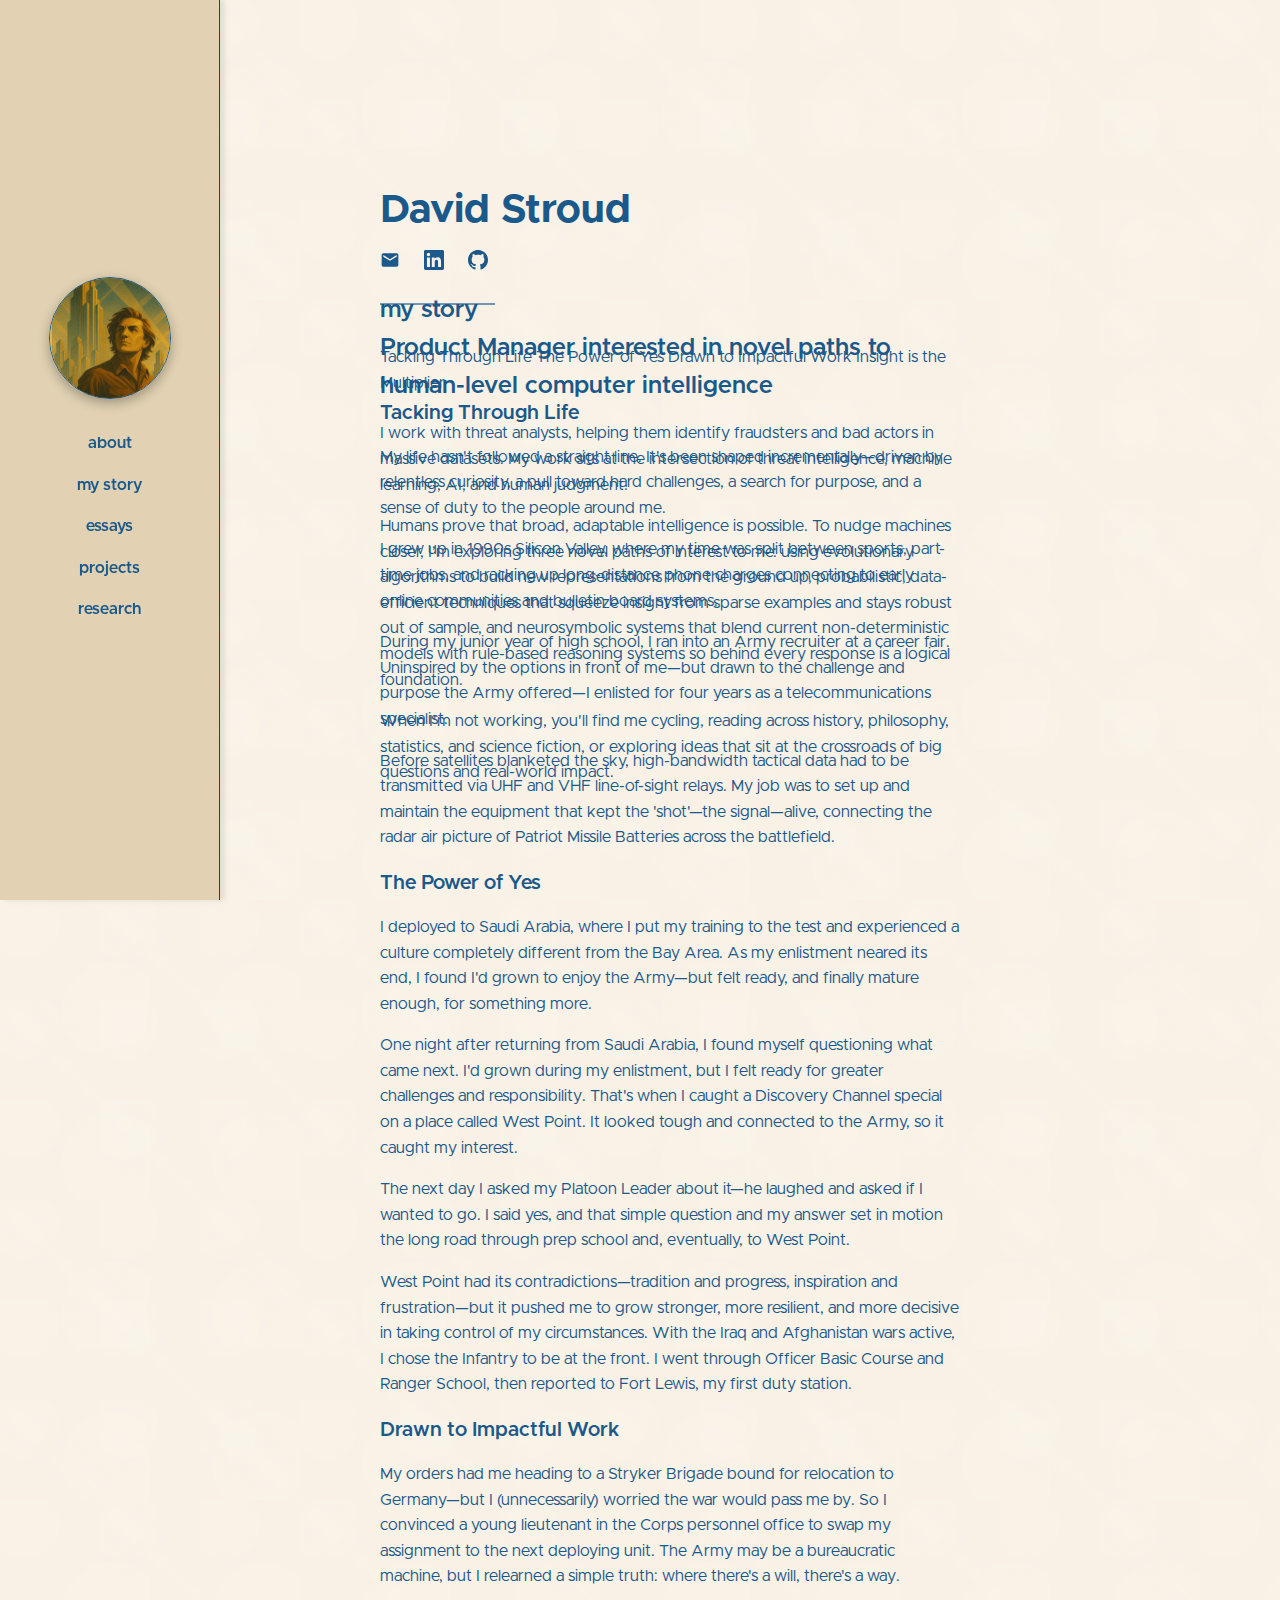
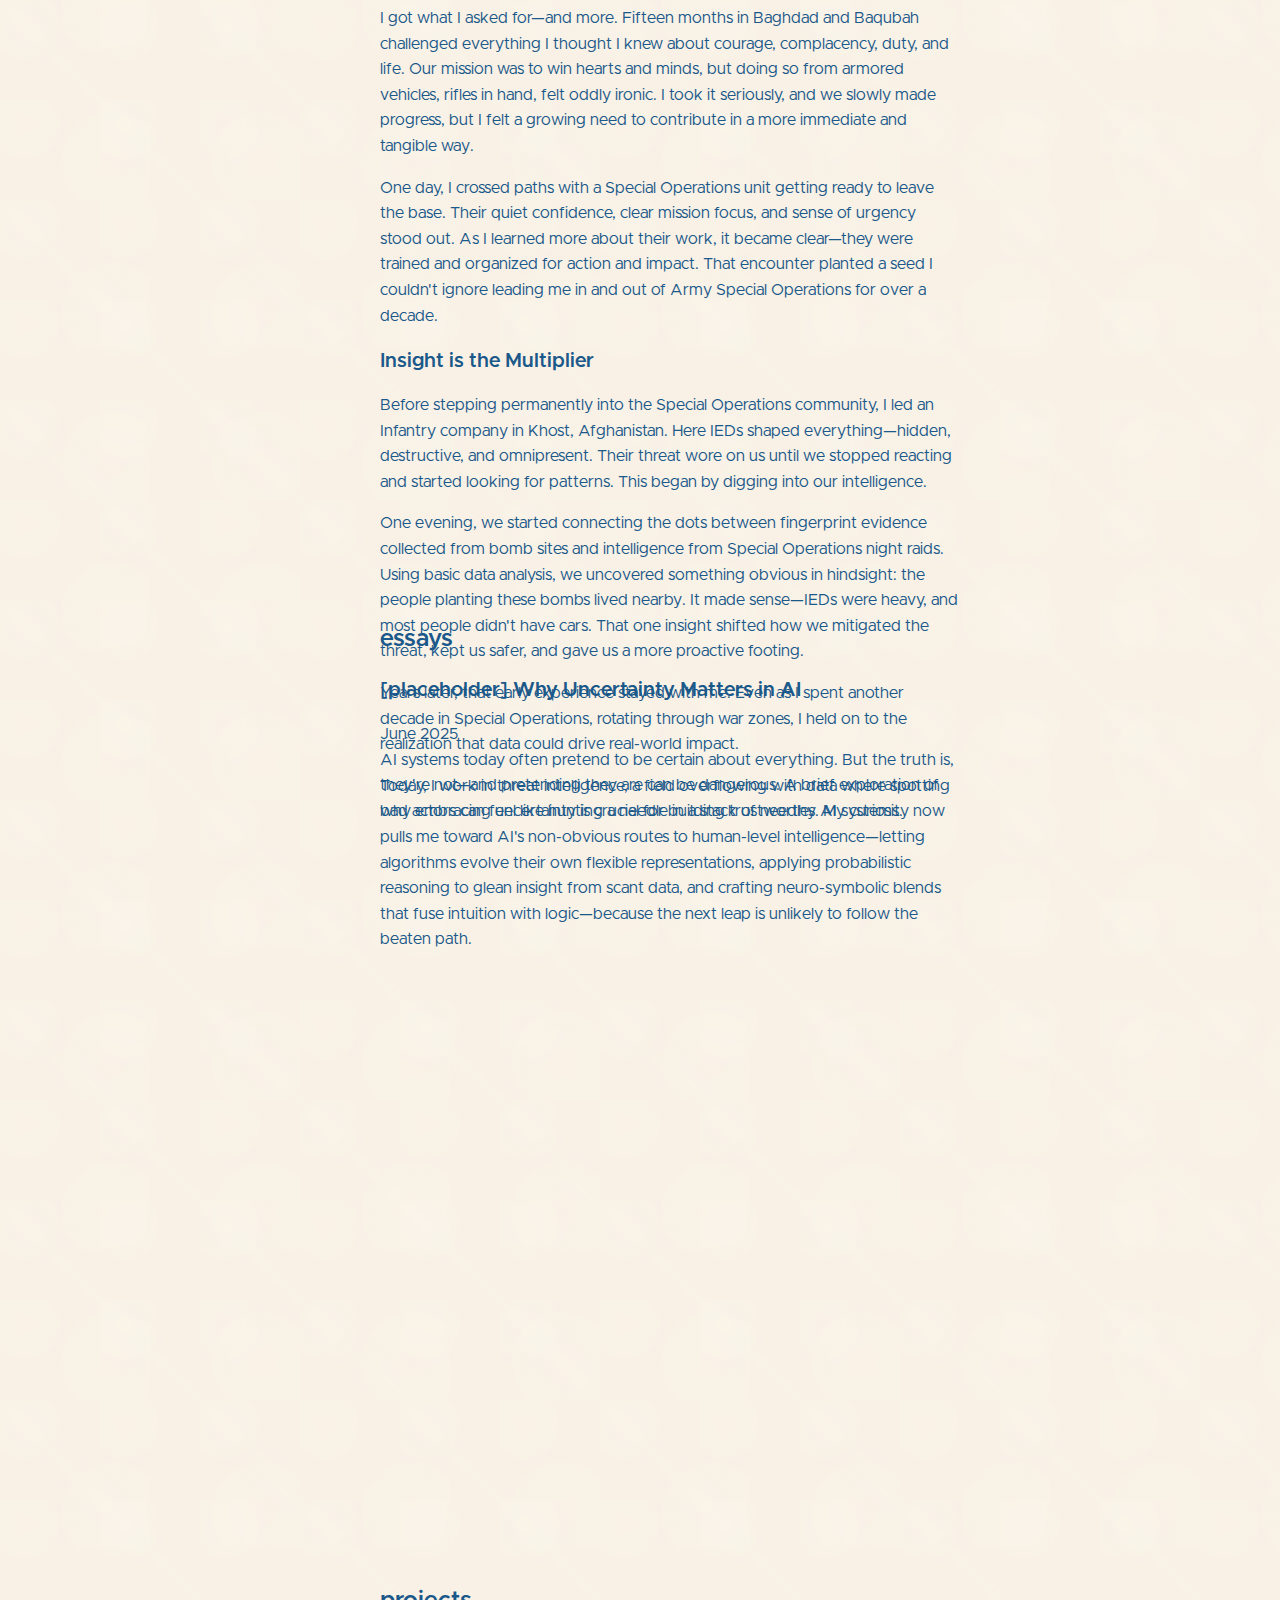
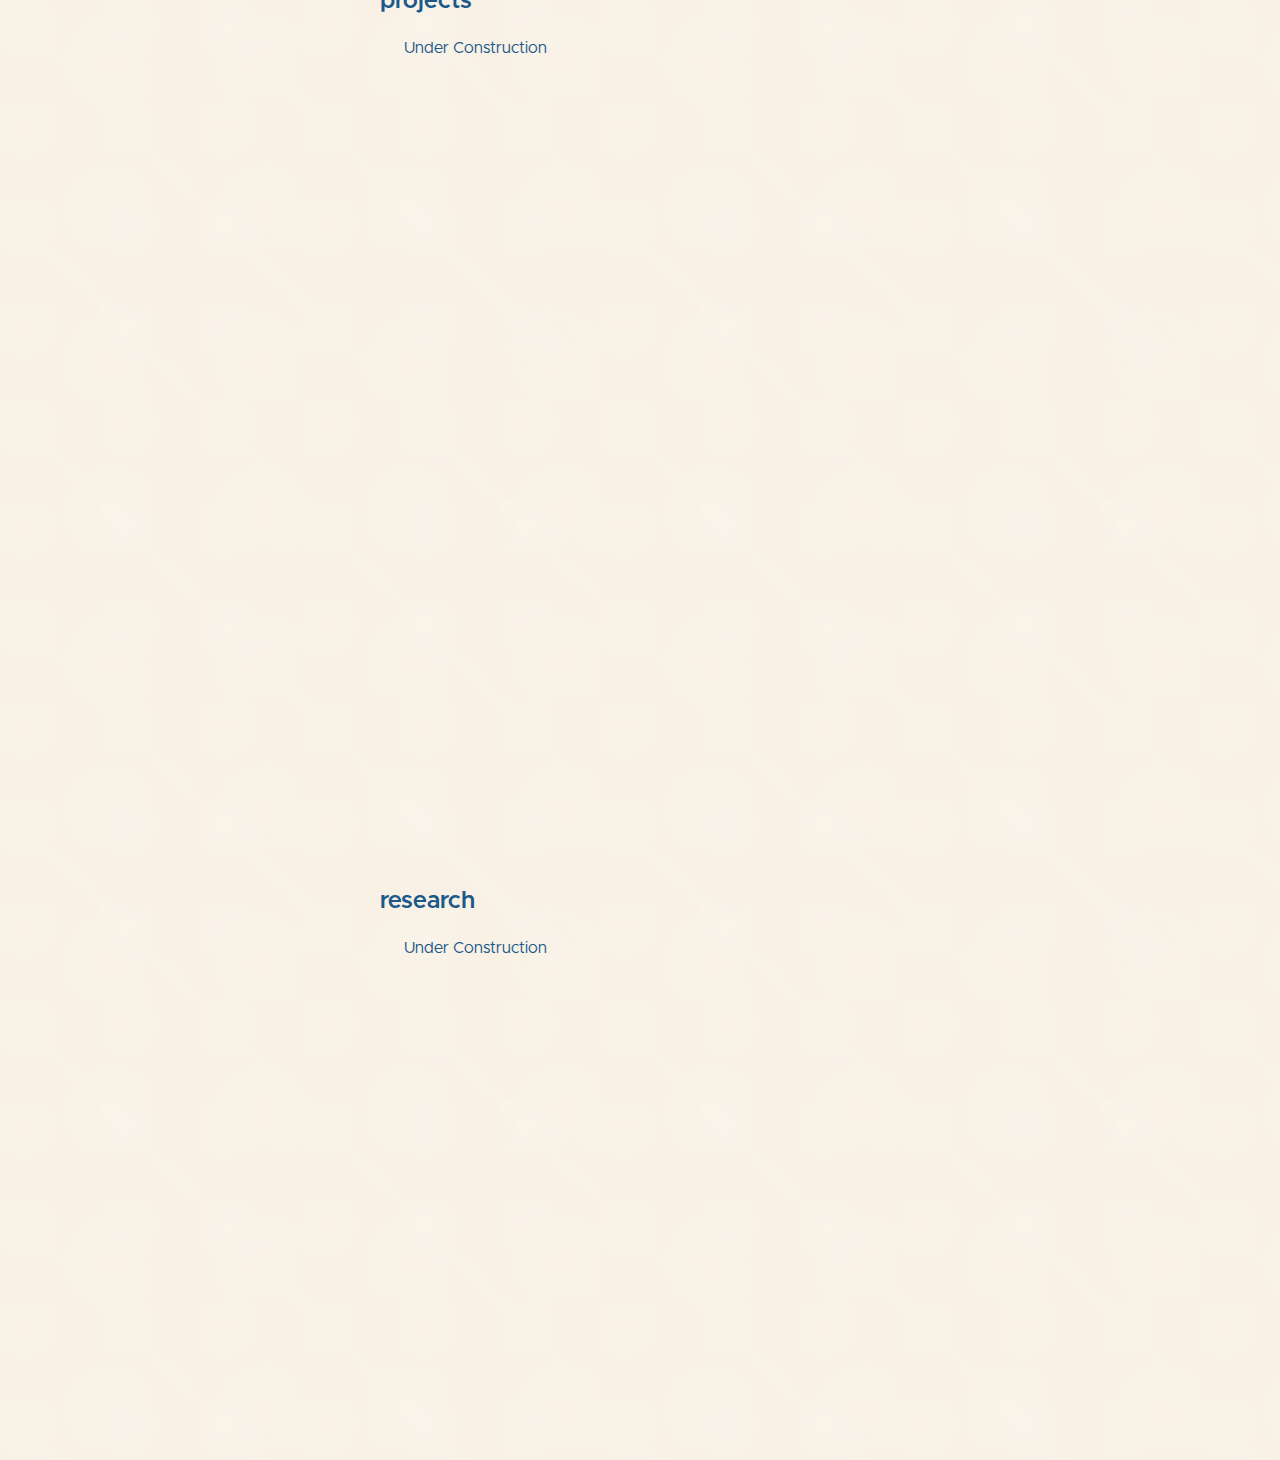
<file: index.html>
<!DOCTYPE html>
<html lang="en">
<head>
  <meta charset="UTF-8" />
  <meta name="viewport" content="width=device-width, initial-scale=1" />
  <title>David Stroud - Product Manager & Researcher</title>
  <meta name="description" content="David Stroud - Product Manager specializing in threat intelligence and AI research. Exploring the intersection of uncertainty, machine learning, and practical impact." />
  <meta name="keywords" content="David Stroud, Product Manager, AI Research, Threat Intelligence, Machine Learning, Bayesian, uncertainty" />
  <meta name="author" content="David Stroud" />
  
  <!-- Open Graph / Facebook -->
  <meta property="og:type" content="website" />
  <meta property="og:title" content="David Stroud - Product Manager and aspiring researcher" />
  <meta property="og:description" content="Product Manager specializing in threat intelligence and AI research." />
  <meta property="og:url" content="https://strouddm.github.io" />
  
  <!-- Twitter -->
  <meta property="twitter:card" content="summary" />
  <meta property="twitter:title" content="David Stroud - Product Manager and aspiring researcher" />
  <meta property="twitter:description" content="Product Manager specializing in threat intelligence and AI research." />
  
  <link rel="stylesheet" href="style.css" />
  <link rel="canonical" href="https://strouddm.github.io" />
</head>
<body>

  <aside class="sidebar" role="complementary">
    <div class="profile-image">
      <img src="img/arrtdeco-fave-smaller.jpg" alt="David Stroud profile photo" />
    </div>
    
    <!-- Mobile hamburger menu button -->
    <button class="mobile-menu-toggle" aria-label="Toggle navigation menu" aria-expanded="false">
      <span></span>
      <span></span>
      <span></span>
    </button>
    
    <nav class="sidebar-nav" role="navigation" aria-label="Main navigation">
      <a href="#about">about</a>
      <a href="#my-story">my story</a>
      <a href="#essays">essays</a>
      <a href="#projects">projects</a>
      <a href="#research">research</a>
    </nav>
  </aside>

  <main class="content" role="main">
    <section id="about">
      <h1>David Stroud</h1>
      
      <div class="social-icons" role="list">
        <a href="mailto:david.m.stroud@gmail.com" aria-label="Email David Stroud" role="listitem">
          <svg class="social-icon" viewBox="0 0 24 24" fill="currentColor" aria-hidden="true">
            <path d="M20 4H4c-1.1 0-1.99.9-1.99 2L2 18c0 1.1.9 2 2 2h16c1.1 0 2-.9 2-2V6c0-1.1-.9-2-2-2zm0 4l-8 5-8-5V6l8 5 8-5v2z"/>
          </svg>
        </a>
        <a href="https://linkedin.com/in/davidmstroud" target="_blank" rel="noopener noreferrer" aria-label="David Stroud on LinkedIn" role="listitem">
          <svg class="social-icon" viewBox="0 0 24 24" fill="currentColor" aria-hidden="true">
            <path d="M20.447 20.452h-3.554v-5.569c0-1.328-.027-3.037-1.852-3.037-1.853 0-2.136 1.445-2.136 2.939v5.667H9.351V9h3.414v1.561h.046c.477-.9 1.637-1.85 3.37-1.85 3.601 0 4.267 2.37 4.267 5.455v6.286zM5.337 7.433c-1.144 0-2.063-.926-2.063-2.065 0-1.138.92-2.063 2.063-2.063 1.14 0 2.064.925 2.064 2.063 0 1.139-.925 2.065-2.064 2.065zm1.782 13.019H3.555V9h3.564v11.452zM22.225 0H1.771C.792 0 0 .774 0 1.729v20.542C0 23.227.792 24 1.771 24h20.451C23.2 24 24 23.227 24 22.271V1.729C24 .774 23.2 0 22.222 0h.003z"/>
          </svg>
        </a>
        <a href="https://github.com/strouddm" target="_blank" rel="noopener noreferrer" aria-label="David Stroud on GitHub" role="listitem">
          <svg class="social-icon" viewBox="0 0 24 24" fill="currentColor" aria-hidden="true">
            <path d="M12 0c-6.626 0-12 5.373-12 12 0 5.302 3.438 9.8 8.207 11.387.599.111.793-.261.793-.577v-2.234c-3.338.726-4.033-1.416-4.033-1.416-.546-1.387-1.333-1.756-1.333-1.756-1.089-.745.083-.729.083-.729 1.205.084 1.839 1.237 1.839 1.237 1.07 1.834 2.807 1.304 3.492.997.107-.775.418-1.305.762-1.604-2.665-.305-5.467-1.334-5.467-5.931 0-1.311.469-2.381 1.236-3.221-.124-.303-.535-1.524.117-3.176 0 0 1.008-.322 3.301 1.23.957-.266 1.983-.399 3.003-.404 1.02.005 2.047.138 3.006.404 2.291-1.552 3.297-1.23 3.297-1.23.653 1.653.242 2.874.118 3.176.77.84 1.235 1.911 1.235 3.221 0 4.609-2.807 5.624-5.479 5.921.43.372.823 1.102.823 2.222v3.293c0 .319.192.694.801.576 4.765-1.589 8.199-6.086 8.199-11.386 0-6.627-5.373-12-12-12z"/>
          </svg>
        </a>
      </div>
      
      <hr class="separator" aria-hidden="true">

      <h2>Product Manager interested in novel paths to human-level computer intelligence</h2>
      <p>I work with threat analysts, helping them identify fraudsters and bad actors in massive datasets. My work sits at the intersection of threat intelligence, machine learning, AI, and human judgment.</p>
    
      <p>Humans prove that broad, adaptable intelligence is possible. To nudge machines closer, I’m exploring three novel paths of interest to me: using evolutionary algorithms to build new representations from the ground up, probabilistic, data-efficient techniques that squeeze insight from sparse examples and stays robust out of sample, and neurosymbolic systems that blend current non-deterministic models with rule-based reasoning systems so behind every response is a logical foundation.</p>
    
      <p>When I'm not working, you'll find me cycling, reading across history, philosophy, statistics, and science fiction, or exploring ideas that sit at the crossroads of big questions and real-world impact.</p>
    </section>

    <section id="my-story" aria-labelledby="my-story-heading">
      <h2 id="my-story-heading">my story</h2>
      
      <!-- Story Navigation -->
      <nav class="story-nav" aria-label="Story chapters">
        <a href="#chapter-1" class="story-nav-item" data-chapter="1">Tacking Through Life</a>
        <a href="#chapter-2" class="story-nav-item" data-chapter="2">The Power of Yes</a>
        <a href="#chapter-3" class="story-nav-item" data-chapter="3">Drawn to Impactful Work</a>
        <a href="#chapter-4" class="story-nav-item" data-chapter="4">Insight is the Multiplier</a>
      </nav>

        <div class="story-scroll-container">
          <!-- Chapter 1 -->
          <article class="story-chapter" id="chapter-1" data-chapter="1">
            <div class="chapter-content">
              <h3>Tacking Through Life</h3>
              <p>My life hasn't followed a straight line. It's been shaped incrementally—driven by relentless curiosity, a pull toward hard challenges, a search for purpose, and a sense of duty to the people around me.</p>
              <p>I grew up in 1990s Silicon Valley, where my time was split between sports, part-time jobs, and racking up long-distance phone charges connecting to early online communities and bulletin board systems.</p>
              <p>During my junior year of high school, I ran into an Army recruiter at a career fair. Uninspired by the options in front of me—but drawn to the challenge and purpose the Army offered—I enlisted for four years as a telecommunications specialist.</p>
              <p>Before satellites blanketed the sky, high-bandwidth tactical data had to be transmitted via UHF and VHF line-of-sight relays. My job was to set up and maintain the equipment that kept the 'shot'—the signal—alive, connecting the radar air picture of Patriot Missile Batteries across the battlefield.</p>
            </div>
          </article>

          <!-- Chapter 2 -->
          <article class="story-chapter" id="chapter-2" data-chapter="2">
            <div class="chapter-content">
              <h3>The Power of Yes</h3>
              <p>I deployed to Saudi Arabia, where I put my training to the test and experienced a culture completely different from the Bay Area. As my enlistment neared its end, I found I'd grown to enjoy the Army—but felt ready, and finally mature enough, for something more.</p>
              <p>One night after returning from Saudi Arabia, I found myself questioning what came next. I'd grown during my enlistment, but I felt ready for greater challenges and responsibility. That's when I caught a Discovery Channel special on a place called West Point. It looked tough and connected to the Army, so it caught my interest.</p>
              <p>The next day I asked my Platoon Leader about it—he laughed and asked if I wanted to go. I said yes, and that simple question and my answer set in motion the long road through prep school and, eventually, to West Point.</p>
              <p>West Point had its contradictions—tradition and progress, inspiration and frustration—but it pushed me to grow stronger, more resilient, and more decisive in taking control of my circumstances. With the Iraq and Afghanistan wars active, I chose the Infantry to be at the front. I went through Officer Basic Course and Ranger School, then reported to Fort Lewis, my first duty station.</p>
            </div>
          </article>

          <!-- Chapter 3 -->
          <article class="story-chapter" id="chapter-3" data-chapter="3">
            <div class="chapter-content">
              <h3>Drawn to Impactful Work</h3>
              <p>My orders had me heading to a Stryker Brigade bound for relocation to Germany—but I (unnecessarily) worried the war would pass me by. So I convinced a young lieutenant in the Corps personnel office to swap my assignment to the next deploying unit. The Army may be a bureaucratic machine, but I relearned a simple truth: where there's a will, there's a way.</p>
              <p>I got what I asked for—and more. Fifteen months in Baghdad and Baqubah challenged everything I thought I knew about courage, complacency, duty, and life. Our mission was to win hearts and minds, but doing so from armored vehicles, rifles in hand, felt oddly ironic. I took it seriously, and we slowly made progress, but I felt a growing need to contribute in a more immediate and tangible way.</p>
              <p>One day, I crossed paths with a Special Operations unit getting ready to leave the base. Their quiet confidence, clear mission focus, and sense of urgency stood out. As I learned more about their work, it became clear—they were trained and organized for action and impact. That encounter planted a seed I couldn't ignore leading me in and out of Army Special Operations for over a decade.</p>
            </div>
          </article>

          <!-- Chapter 4 -->
          <article class="story-chapter" id="chapter-4" data-chapter="4">
            <div class="chapter-content">
              <h3>Insight is the Multiplier</h3>
              <p>Before stepping permanently into the Special Operations community, I led an Infantry company in Khost, Afghanistan. Here IEDs shaped everything—hidden, destructive, and omnipresent. Their threat wore on us until we stopped reacting and started looking for patterns. This began by digging into our intelligence.</p>
              <p>One evening, we started connecting the dots between fingerprint evidence collected from bomb sites and intelligence from Special Operations night raids. Using basic data analysis, we uncovered something obvious in hindsight: the people planting these bombs lived nearby. It made sense—IEDs were heavy, and most people didn't have cars. That one insight shifted how we mitigated the threat, kept us safer, and gave us a more proactive footing.</p>
              <p>Years later, that early experience stayed with me. Even as I spent another decade in Special Operations, rotating through war zones, I held on to the realization that data could drive real-world impact.</p>
              <p>Today, I work in threat intelligence, a field overflowing with data where spotting bad actors can feel like hunting a needle in a stack of needles. My curiosity now pulls me toward AI's non-obvious routes to human-level intelligence—letting algorithms evolve their own flexible representations, applying probabilistic reasoning to glean insight from scant data, and crafting neuro-symbolic blends that fuse intuition with logic—because the next leap is unlikely to follow the beaten path.</p>
            </div>
          </article>
        </div>
    </section>

    <section id="essays">
      <h2>essays</h2>
      <div class="essays-grid">
        <article class="essay-item">
          <h3 class="essay-title">
            <a href="essays/why-uncertainty-matters.html">[placeholder] Why Uncertainty Matters in AI</a>
          </h3>
          <div class="essay-date">June 2025</div>
          <p class="essay-excerpt">
            AI systems today often pretend to be certain about everything. But the truth is, they're not—and pretending they are can be dangerous. A brief exploration of why embracing uncertainty is crucial for building trustworthy AI systems.
          </p>
        </article>
      </div>
    </section>

    <section id="projects">
      <h2>projects</h2>
      <ul>
        Under Construction
      </ul>
    </section>

    <section id="research">
      <h2>research</h2>
      <ul>
        Under Construction
      </ul>
    </section>
  </main>

  <script>
    document.addEventListener('DOMContentLoaded', function() {
      // Cache DOM elements
      const elements = {
        menuToggle: document.querySelector('.mobile-menu-toggle'),
        sidebarNav: document.querySelector('.sidebar-nav'),
        sections: document.querySelectorAll('main > section'),
        navLinks: document.querySelectorAll('.sidebar-nav a'),
        storyNavItems: document.querySelectorAll('.story-nav-item'),
        storyChapters: document.querySelectorAll('.story-chapter'),
        myStorySection: document.querySelector('#my-story'),
        storyNavElement: document.querySelector('.story-nav')
      };

      // Utility functions
      const utils = {
        isMobile: () => window.innerWidth <= 768,
        throttle: (func, limit) => {
          let inThrottle;
          return function(...args) {
            if (!inThrottle) {
              func.apply(this, args);
              inThrottle = true;
              setTimeout(() => inThrottle = false, limit);
            }
          };
        }
      };

      // Mobile menu module
      const mobileMenu = {
        init() {
          if (!elements.menuToggle || !elements.sidebarNav) return;
          
          elements.menuToggle.addEventListener('click', this.toggle.bind(this));
          document.addEventListener('click', this.closeOnOutsideClick.bind(this));
          
          // Close menu when clicking on nav links
          elements.navLinks.forEach(link => {
            link.addEventListener('click', this.close.bind(this));
          });
        },

        toggle(e) {
          e.stopPropagation();
          const isExpanded = elements.menuToggle.getAttribute('aria-expanded') === 'true';
          this.setMenuState(!isExpanded);
        },

        close() {
          this.setMenuState(false);
        },

        closeOnOutsideClick(e) {
          if (!elements.menuToggle.contains(e.target) && !elements.sidebarNav.contains(e.target)) {
            this.close();
          }
        },

        setMenuState(isOpen) {
          elements.menuToggle.setAttribute('aria-expanded', isOpen);
          elements.menuToggle.classList.toggle('active', isOpen);
          elements.sidebarNav.classList.toggle('active', isOpen);
        }
      };

      // Main navigation scrollspy
      const mainScrollspy = {
        init() {
          this.updateActiveSection();
        },

        updateActiveSection() {
          const scrollPos = window.scrollY || window.pageYOffset;
          const offset = utils.isMobile() ? 160 : 120;
          let currentSectionId = '';

          elements.sections.forEach(section => {
            if (section.offsetTop - offset <= scrollPos) {
              currentSectionId = section.id;
            }
          });

          elements.navLinks.forEach(link => {
            link.classList.remove('active-section');
            if (link.getAttribute('href') === '#' + currentSectionId) {
              link.classList.add('active-section');
            }
          });
        }
      };

      // Story navigation module
      const storyNavigation = {
        init() {
          this.setupClickHandlers();
          this.updateActiveChapter();
        },

        setupClickHandlers() {
          elements.storyNavItems.forEach(navItem => {
            navItem.addEventListener('click', (e) => {
              e.preventDefault();
              this.scrollToChapter(navItem);
            });
          });
        },

        scrollToChapter(navItem) {
          const targetId = navItem.getAttribute('href');
          const targetChapter = document.querySelector(targetId);
          
          if (!targetChapter) return;

          const isMobile = utils.isMobile();
          const mobileHeaderHeight = 80;
          const storyNavHeight = elements.storyNavElement?.offsetHeight || 70;

          let scrollPosition;

          if (targetId === '#chapter-1') {
            const storyNavBottom = elements.storyNavElement.offsetTop + elements.storyNavElement.offsetHeight;
            const offset = isMobile ? mobileHeaderHeight : 0;
            scrollPosition = storyNavBottom - offset;
          } else {
            const offset = isMobile ? mobileHeaderHeight + storyNavHeight + 10 : storyNavHeight + 10;
            scrollPosition = targetChapter.offsetTop - offset;
          }

          window.scrollTo({
            top: scrollPosition,
            behavior: 'smooth'
          });
        },

        updateActiveChapter() {
          if (!elements.myStorySection || !elements.storyNavElement) return;

          const sectionRect = elements.myStorySection.getBoundingClientRect();
          const navRect = elements.storyNavElement.getBoundingClientRect();

          // Check if we're in the story section
          if (sectionRect.top < window.innerHeight && sectionRect.bottom > 0) {
            const triggerPoint = navRect.bottom + 50;
            let activeChapter = this.findActiveChapter(triggerPoint);

            this.updateChapterNavigation(activeChapter);
          } else {
            this.clearChapterNavigation();
          }
        },

        findActiveChapter(triggerPoint) {
          let activeChapter = null;
          let minDistance = Infinity;

          // Find the chapter whose top is closest to (but above) the trigger point
          elements.storyChapters.forEach(chapter => {
            const chapterRect = chapter.getBoundingClientRect();
            const chapterTop = chapterRect.top;

            if (chapterTop <= triggerPoint) {
              const distance = triggerPoint - chapterTop;
              if (distance < minDistance) {
                minDistance = distance;
                activeChapter = chapter;
              }
            }
          });

          // If no chapter is above the trigger point, use the first visible chapter
          if (!activeChapter) {
            elements.storyChapters.forEach(chapter => {
              const chapterRect = chapter.getBoundingClientRect();
              if (chapterRect.top < window.innerHeight && chapterRect.bottom > triggerPoint) {
                activeChapter = chapter;
              }
            });
          }

          return activeChapter || elements.storyChapters[0];
        },

        updateChapterNavigation(activeChapter) {
          elements.storyNavItems.forEach(item => {
            item.classList.remove('active');
            if (activeChapter && item.getAttribute('href') === `#${activeChapter.id}`) {
              item.classList.add('active');
            }
          });
        },

        clearChapterNavigation() {
          elements.storyNavItems.forEach(item => item.classList.remove('active'));
        }
      };

      // Scroll handler that combines both scrollspy functions
      const handleScroll = utils.throttle(() => {
        mainScrollspy.updateActiveSection();
        storyNavigation.updateActiveChapter();
      }, 16);

      // Resize handler
      const handleResize = utils.throttle(() => {
        mainScrollspy.updateActiveSection();
        storyNavigation.updateActiveChapter();
      }, 100);

      // Initialize all modules
      mobileMenu.init();
      mainScrollspy.init();
      storyNavigation.init();

      // Event listeners
      window.addEventListener('scroll', handleScroll, { passive: true });
      window.addEventListener('resize', handleResize, { passive: true });
    });
  </script>

</body>
</html>
</file>
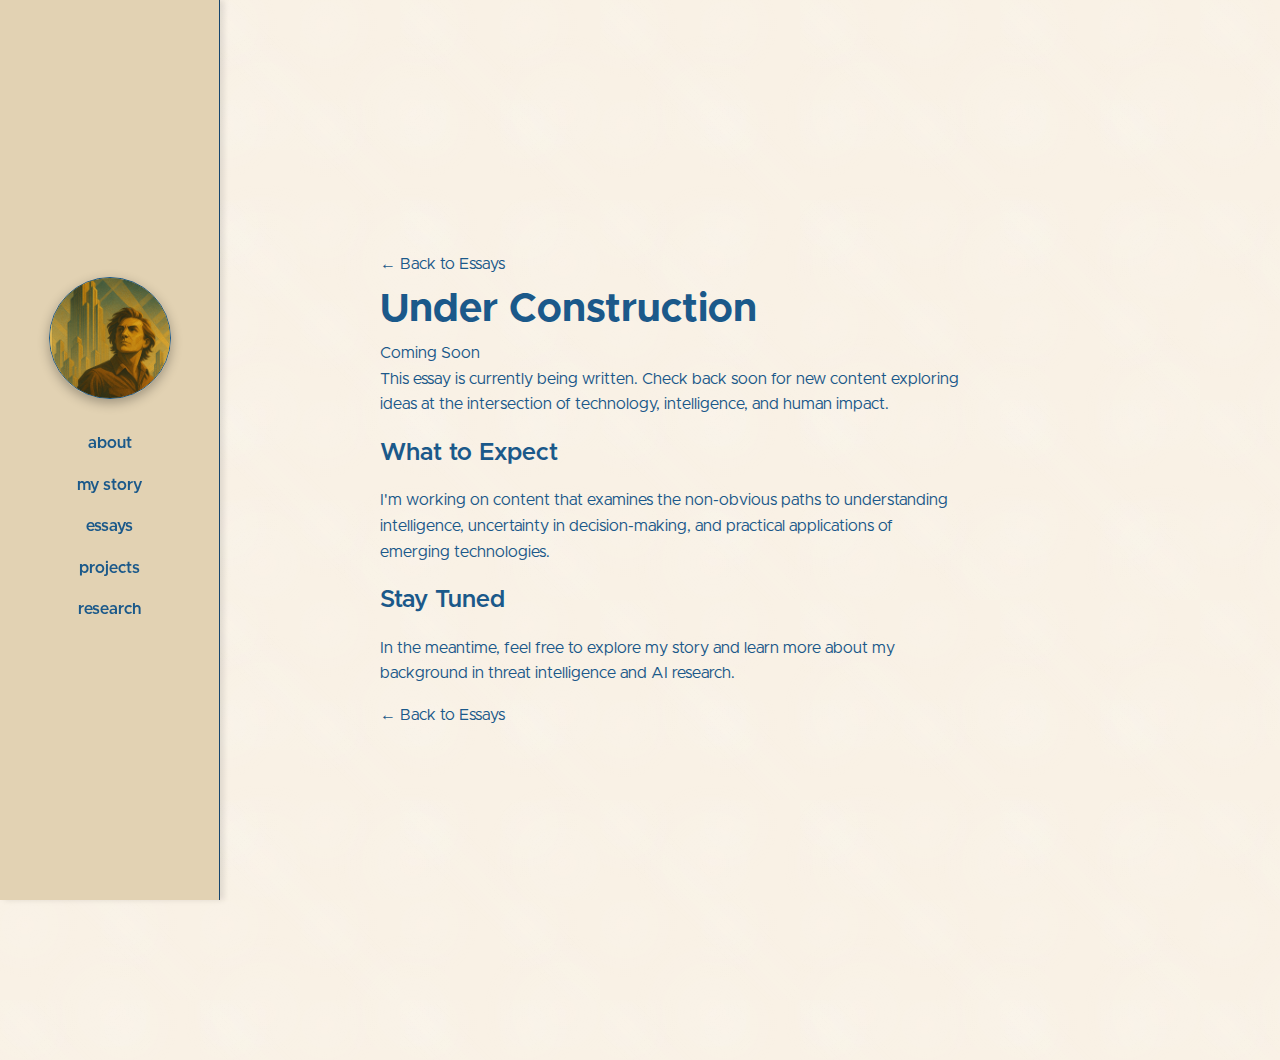
<file: essays/why-uncertainty-matters.html>
<!DOCTYPE html>
<html lang="en">
<head>
  <meta charset="UTF-8" />
  <meta name="viewport" content="width=device-width, initial-scale=1" />
  <title>Essay Under Construction - David Stroud</title>
  <meta name="description" content="This essay is currently under construction. Check back soon for new content." />
  <meta name="keywords" content="David Stroud, Essays, Blog, Writing" />
  <meta name="author" content="David Stroud" />
  
  <!-- Open Graph / Facebook -->
  <meta property="og:type" content="article" />
  <meta property="og:title" content="Essay Under Construction - David Stroud" />
  <meta property="og:description" content="This essay is currently under construction. Check back soon for new content." />
  <meta property="og:url" content="https://strouddm.github.io/essays/" />
  
  <!-- Twitter -->
  <meta property="twitter:card" content="summary" />
  <meta property="twitter:title" content="Essay Under Construction - David Stroud" />
  <meta property="twitter:description" content="This essay is currently under construction. Check back soon for new content." />
  
  <link rel="stylesheet" href="../style.css" />
  <link rel="canonical" href="https://strouddm.github.io/essays/" />
</head>
<body>

  <aside class="sidebar" role="complementary">
    <div class="profile-image">
      <img src="../img/arrtdeco-fave-smaller.jpg" alt="David Stroud profile photo" />
    </div>
    
    <!-- Mobile hamburger menu button -->
    <button class="mobile-menu-toggle" aria-label="Toggle navigation menu" aria-expanded="false">
      <span></span>
      <span></span>
      <span></span>
    </button>
    
    <nav class="sidebar-nav" role="navigation" aria-label="Main navigation">
      <a href="../index.html#about">about</a>
      <a href="../index.html#my-story">my story</a>
      <a href="../index.html#essays" class="active-section">essays</a>
      <a href="../index.html#projects">projects</a>
      <a href="../index.html#research">research</a>
    </nav>
  </aside>

  <main class="content" role="main">
    <section class="essay-page">
      <header class="essay-header">
        <a href="../index.html#essays" class="back-link">← Back to Essays</a>
      </header>

      <article class="essay-content">
        <h1>Under Construction</h1>
        
        <div class="essay-meta">
          <span class="essay-date">Coming Soon</span>
        </div>
        
        <p class="essay-intro">
          This essay is currently being written. Check back soon for new content exploring ideas at the intersection of technology, intelligence, and human impact.
        </p>

        <h2>What to Expect</h2>
        <p>
          I'm working on content that examines the non-obvious paths to understanding intelligence, uncertainty in decision-making, and practical applications of emerging technologies.
        </p>

        <h2>Stay Tuned</h2>
        <p>
          In the meantime, feel free to explore my story and learn more about my background in threat intelligence and AI research.
        </p>
      </article>

      <footer class="essay-footer">
        <a href="../index.html#essays" class="back-link">← Back to Essays</a>
      </footer>
    </section>
  </main>

  <script>
    // Mobile menu toggle functionality
    document.addEventListener('DOMContentLoaded', function() {
      const menuToggle = document.querySelector('.mobile-menu-toggle');
      const sidebarNav = document.querySelector('.sidebar-nav');
      
      if (menuToggle && sidebarNav) {
        menuToggle.addEventListener('click', function() {
          const isExpanded = menuToggle.getAttribute('aria-expanded') === 'true';
          menuToggle.setAttribute('aria-expanded', !isExpanded);
          menuToggle.classList.toggle('active');
          sidebarNav.classList.toggle('active');
        });
        
        // Close menu when clicking on a link
        const navLinks = sidebarNav.querySelectorAll('a');
        navLinks.forEach(link => {
          link.addEventListener('click', function() {
            menuToggle.setAttribute('aria-expanded', 'false');
            menuToggle.classList.remove('active');
            sidebarNav.classList.remove('active');
          });
        });
      }
    });
  </script>

</body>
</html>
</file>
<file: style.css>
/* ==========================================================================
   CSS Variables & Custom Properties
   ========================================================================== */
:root {
  /* Colors */
  --color-primary: #1B598A;        /* Deep blue (text & accents) */
  --color-secondary: #16456D;      /* Slightly darker blue for hover */
  --color-background: #f9f1e5;     /* Sand background */
  --color-sidebar-bg: #e2d2b3;     /* Muted parchment for sidebar */
  --color-text: #1B598A;
  
  /* Typography */
  --font-family: 'Metropolis', -apple-system, BlinkMacSystemFont, 'Segoe UI', Roboto, sans-serif;
  --font-size-base: 1rem;
  --font-size-h1: 2.5rem;
  --font-size-h2: 1.5rem;
  --font-size-h3: 1.25rem;
  
  /* Spacing */
  --spacing-xs: 0.5rem;
  --spacing-sm: 1rem;
  --spacing-md: 1.5rem;
  --spacing-lg: 2rem;
  --spacing-xl: 3rem;
  --spacing-xxl: 5rem;
  
  /* Layout */
  --sidebar-width: 220px;
  --sidebar-width-tablet: 200px;
  --content-max-width: 800px;
  --content-max-width-large: 900px;
  
  /* Breakpoints */
  --breakpoint-mobile: 768px;
  --breakpoint-tablet: 1024px;
  --breakpoint-desktop: 1025px;
}

/* ==========================================================================
   Font Face Declarations
   ========================================================================== */
@font-face {
  font-family: 'Metropolis';
  src: url('./fonts/Metropolis-Thin.woff2') format('woff2');
  font-weight: 100;
  font-style: normal;
  font-display: swap;
}

@font-face {
  font-family: 'Metropolis';
  src: url('./fonts/Metropolis-ThinItalic.woff2') format('woff2');
  font-weight: 100;
  font-style: italic;
  font-display: swap;
}

@font-face {
  font-family: 'Metropolis';
  src: url('./fonts/Metropolis-ExtraLight.woff2') format('woff2');
  font-weight: 200;
  font-style: normal;
  font-display: swap;
}

@font-face {
  font-family: 'Metropolis';
  src: url('./fonts/Metropolis-ExtraLightItalic.woff2') format('woff2');
  font-weight: 200;
  font-style: italic;
  font-display: swap;
}

@font-face {
  font-family: 'Metropolis';
  src: url('./fonts/Metropolis-Light.woff2') format('woff2');
  font-weight: 300;
  font-style: normal;
  font-display: swap;
}

@font-face {
  font-family: 'Metropolis';
  src: url('./fonts/Metropolis-LightItalic.woff2') format('woff2');
  font-weight: 300;
  font-style: italic;
  font-display: swap;
}

@font-face {
  font-family: 'Metropolis';
  src: url('./fonts/Metropolis-Regular.woff2') format('woff2');
  font-weight: 400;
  font-style: normal;
  font-display: swap;
}

@font-face {
  font-family: 'Metropolis';
  src: url('./fonts/Metropolis-RegularItalic.woff2') format('woff2');
  font-weight: 400;
  font-style: italic;
  font-display: swap;
}

@font-face {
  font-family: 'Metropolis';
  src: url('./fonts/Metropolis-Medium.woff2') format('woff2');
  font-weight: 500;
  font-style: normal;
  font-display: swap;
}

@font-face {
  font-family: 'Metropolis';
  src: url('./fonts/Metropolis-MediumItalic.woff2') format('woff2');
  font-weight: 500;
  font-style: italic;
  font-display: swap;
}

@font-face {
  font-family: 'Metropolis';
  src: url('./fonts/Metropolis-SemiBold.woff2') format('woff2');
  font-weight: 600;
  font-style: normal;
  font-display: swap;
}

@font-face {
  font-family: 'Metropolis';
  src: url('./fonts/Metropolis-SemiBoldItalic.woff2') format('woff2');
  font-weight: 600;
  font-style: italic;
  font-display: swap;
}

@font-face {
  font-family: 'Metropolis';
  src: url('./fonts/Metropolis-Bold.woff2') format('woff2');
  font-weight: 700;
  font-style: normal;
  font-display: swap;
}

@font-face {
  font-family: 'Metropolis';
  src: url('./fonts/Metropolis-BoldItalic.woff2') format('woff2');
  font-weight: 700;
  font-style: italic;
  font-display: swap;
}

@font-face {
  font-family: 'Metropolis';
  src: url('./fonts/Metropolis-ExtraBold.woff2') format('woff2');
  font-weight: 800;
  font-style: normal;
  font-display: swap;
}

@font-face {
  font-family: 'Metropolis';
  src: url('./fonts/Metropolis-ExtraBoldItalic.woff2') format('woff2');
  font-weight: 800;
  font-style: italic;
  font-display: swap;
}

@font-face {
  font-family: 'Metropolis';
  src: url('./fonts/Metropolis-Black.woff2') format('woff2');
  font-weight: 900;
  font-style: normal;
  font-display: swap;
}

@font-face {
  font-family: 'Metropolis';
  src: url('./fonts/Metropolis-BlackItalic.woff2') format('woff2');
  font-weight: 900;
  font-style: italic;
  font-display: swap;
}

/* ==========================================================================
   Base Styles
   ========================================================================== */
html {
  scroll-behavior: smooth;
}

body {
  margin: 0;
  font-family: var(--font-family);
  background-color: var(--color-background);
  background-image: 
    radial-gradient(circle at 25% 25%, rgba(255, 255, 255, 0.1) 0%, transparent 50%),
    radial-gradient(circle at 75% 75%, rgba(255, 255, 255, 0.1) 0%, transparent 50%),
    linear-gradient(45deg, transparent 40%, rgba(255, 255, 255, 0.05) 50%, transparent 60%);
  background-size: 100px 100px, 150px 150px, 200px 200px;
  color: var(--color-primary);
  display: flex;
  line-height: 1.6;
}

/* ==========================================================================
   Typography
   ========================================================================== */
h1 {
  font-weight: 700;
  font-size: var(--font-size-h1);
  margin: 0;
}

h2 {
  font-weight: 600;
  font-size: var(--font-size-h2);
  margin: 0 0 var(--spacing-sm) 0;
}

h3 {
  font-weight: 600;
  font-size: var(--font-size-h3);
  margin: 0 0 var(--spacing-sm) 0;
}

p {
  font-weight: 400;
  margin: 0 0 var(--spacing-sm) 0;
}

ul {
  list-style-type: disc;
  padding-left: var(--spacing-md);
  margin: 0 0 var(--spacing-sm) 0;
}

a {
  color: var(--color-primary);
  text-decoration: none;
  transition: color 0.3s ease;
}

a:hover {
  color: var(--color-secondary);
}

/* ==========================================================================
   Layout Components
   ========================================================================== */

/* Hamburger menu button (default hidden, shown on mobile) */
.mobile-menu-toggle {
  display: none;
  flex-direction: column;
  justify-content: center;
  align-items: center;
  width: 40px;
  height: 40px;
  background: transparent;
  border: none;
  cursor: pointer;
  padding: 0;
  z-index: 1001;
  margin-left: auto;
}

.mobile-menu-toggle span {
  display: block;
  width: 28px;
  height: 3px;
  margin: 5px 0;
  background-color: var(--color-primary);
  border-radius: 2px;
  transition: all 0.3s cubic-bezier(.4,2,.6,1);
}

.mobile-menu-toggle.active span:nth-child(1) {
  transform: translateY(8px) rotate(45deg);
}
.mobile-menu-toggle.active span:nth-child(2) {
  opacity: 0;
}
.mobile-menu-toggle.active span:nth-child(3) {
  transform: translateY(-8px) rotate(-45deg);
}

/* Sidebar */
.sidebar {
  position: fixed;
  left: 0;
  top: 0;
  width: var(--sidebar-width);
  height: 100vh;
  padding: var(--spacing-lg) var(--spacing-sm);
  background-color: var(--color-sidebar-bg);
  border-right: 1px solid var(--color-secondary);
  display: flex;
  flex-direction: column;
  justify-content: center;
  align-items: center;
  text-align: center;
  box-sizing: border-box;
  box-shadow: 4px 0 6px rgba(0, 0, 0, 0.1);
}

.profile-image {
  width: 120px;
  height: 120px;
  border-radius: 50%;
  overflow: hidden;
  margin-bottom: var(--spacing-lg);
  border: 1px solid var(--color-primary);
  box-shadow: 0 4px 12px rgba(0, 0, 0, 0.3);
}

.profile-image img {
  width: 100%;
  height: 100%;
  object-fit: cover;
  object-position: center;
}

.sidebar h1 {
  font-size: var(--font-size-h3);
  margin-bottom: var(--spacing-lg);
}

.sidebar nav {
  display: flex;
  flex-direction: column;
  gap: var(--spacing-sm);
}

.sidebar nav a {
  display: block;
  text-decoration: none;
  color: var(--color-text);
  font-weight: 600;
  transition: all 0.3s ease;
}

.sidebar nav a:hover {
  text-decoration: underline;
  color: var(--color-secondary);
}

/* Main Content */
.content {
  margin-left: var(--sidebar-width);
  padding: var(--spacing-xxl);
  max-width: var(--content-max-width);
  min-height: 100vh;
  box-sizing: border-box;
}

.content section {
  height: 100vh;
  padding: var(--spacing-xxl);
  margin: 0;
  display: flex;
  flex-direction: column;
  justify-content: center;
  scroll-margin-top: 0;
  box-sizing: border-box;
}

.content section:first-child {
  padding-top: 0;
}

/* ==========================================================================
   Social Icons
   ========================================================================== */
.social-icons {
  display: flex;
  gap: var(--spacing-md);
  margin-top: var(--spacing-xs);
}

.social-icon {
  width: 1.25rem;
  height: 1.25rem;
  color: var(--color-primary);
  transition: all 0.3s ease;
}

.social-icon:hover {
  color: var(--color-secondary);
  transform: scale(1.1);
}

/* Separator */
.separator {
  width: 115px;
  height: 2px;
  background-color: var(--color-primary);
  border: none;
  margin: var(--spacing-md) 0;
  opacity: 0.6;
}

/* ==========================================================================
   Responsive Design
   ========================================================================== */

/* Mobile Styles */
@media (max-width: 768px) {
  body {
    flex-direction: column;
  }
  
  .sidebar {
    position: relative;
    top: 0;
    left: 0;
    width: 100%;
    height: auto;
    min-height: auto;
    padding: var(--spacing-sm) var(--spacing-lg);
    border-right: none;
    border-bottom: 1px solid var(--color-secondary);
    z-index: 1000;
    background-color: var(--color-sidebar-bg);
    justify-content: flex-start;
    align-items: center;
    flex-direction: row;
  }
  
  .mobile-menu-toggle {
    display: block;
    position: absolute;
    top: 16px;
    right: 16px;
    width: 40px;
    height: 40px;
    background: transparent;
    border: none;
    padding: 0;
    margin: 0;
    z-index: 2000;
  }
  
  .mobile-menu-toggle span {
    position: absolute;
    left: 8px;
    right: 8px;
    height: 4px;
    background: var(--color-primary);
    border-radius: 2px;
    transition: all 0.3s cubic-bezier(.4,2,.6,1);
  }
  
  .mobile-menu-toggle span:nth-child(1) {
    top: 10px;
  }
  
  .mobile-menu-toggle span:nth-child(2) {
    top: 18px;
  }
  
  .mobile-menu-toggle span:nth-child(3) {
    top: 26px;
  }
  
  .mobile-menu-toggle.active span:nth-child(1) {
    top: 18px;
    transform: rotate(45deg);
  }
  
  .mobile-menu-toggle.active span:nth-child(2) {
    opacity: 0;
  }
  
  .mobile-menu-toggle.active span:nth-child(3) {
    top: 18px;
    transform: rotate(-45deg);
  }
  
  .profile-image {
    width: 60px;
    height: 60px;
    margin-bottom: 0;
    margin-right: auto;
  }
  
  .sidebar-nav {
    position: absolute;
    top: 100%;
    left: 0;
    width: 100%;
    background-color: var(--color-sidebar-bg);
    border-bottom: 1px solid var(--color-secondary);
    flex-direction: column;
    gap: 0;
    max-height: 0;
    overflow: hidden;
    transition: max-height 0.3s ease;
    box-shadow: 0 4px 6px rgba(0, 0, 0, 0.1);
  }
  
  .sidebar-nav.active {
    max-height: 300px;
  }
  
  .sidebar-nav a {
    padding: var(--spacing-sm) var(--spacing-lg);
    background-color: transparent;
    border: none;
    border-radius: 0;
    font-size: 1rem;
    font-weight: 500;
    text-transform: none;
    letter-spacing: normal;
    border-bottom: 1px solid rgba(255, 255, 255, 0.1);
    text-align: left;
    transition: all 0.3s ease;
  }
  
  .sidebar-nav a:last-child {
    border-bottom: none;
  }
  
  .sidebar-nav a:hover {
    background-color: rgba(255, 255, 255, 0.1);
    color: var(--color-primary);
    text-decoration: none;
  }
  
  .content {
    margin-left: 0;
    margin-top: 100px;
    padding: var(--spacing-lg) var(--spacing-sm);
    max-width: 100%;
  }
  
  .content section {
    height: auto;
    min-height: calc(100vh - 100px);
    padding: var(--spacing-lg) var(--spacing-sm);
    scroll-margin-top: 100px;
  }
  
  h1 {
    font-size: 2rem;
  }
  
  h2 {
    font-size: 1.25rem;
  }
  
  ul {
    padding-left: var(--spacing-sm);
  }
  
  .social-icons {
    justify-content: flex-start;
    gap: var(--spacing-lg);
    margin-top: var(--spacing-xs);
  }
  
  .social-icon {
    width: 1.25rem;
    height: 1.25rem;
  }
}

/* Tablet Styles */
@media (min-width: 769px) and (max-width: 1024px) {
  .sidebar {
    width: var(--sidebar-width-tablet);
  }
  
  .content {
    margin-left: var(--sidebar-width-tablet);
    padding: var(--spacing-xl);
  }
  
  .content section {
    padding: var(--spacing-xl);
  }
}

/* Desktop Styles */
@media (min-width: 1025px) {
  .content {
    max-width: var(--content-max-width-large);
  }
}

h1 { 
  font-weight: 700; 
  font-size: 2.5rem;  /* Increased from default */
}  /* Bold */
h2 { 
  font-weight: 600; 
  font-size: 1.5rem;
}  /* Semi Bold */
p { font-weight: 400; }   /* Regular */
.light-text { font-weight: 300; }  /* Light */
</file>
